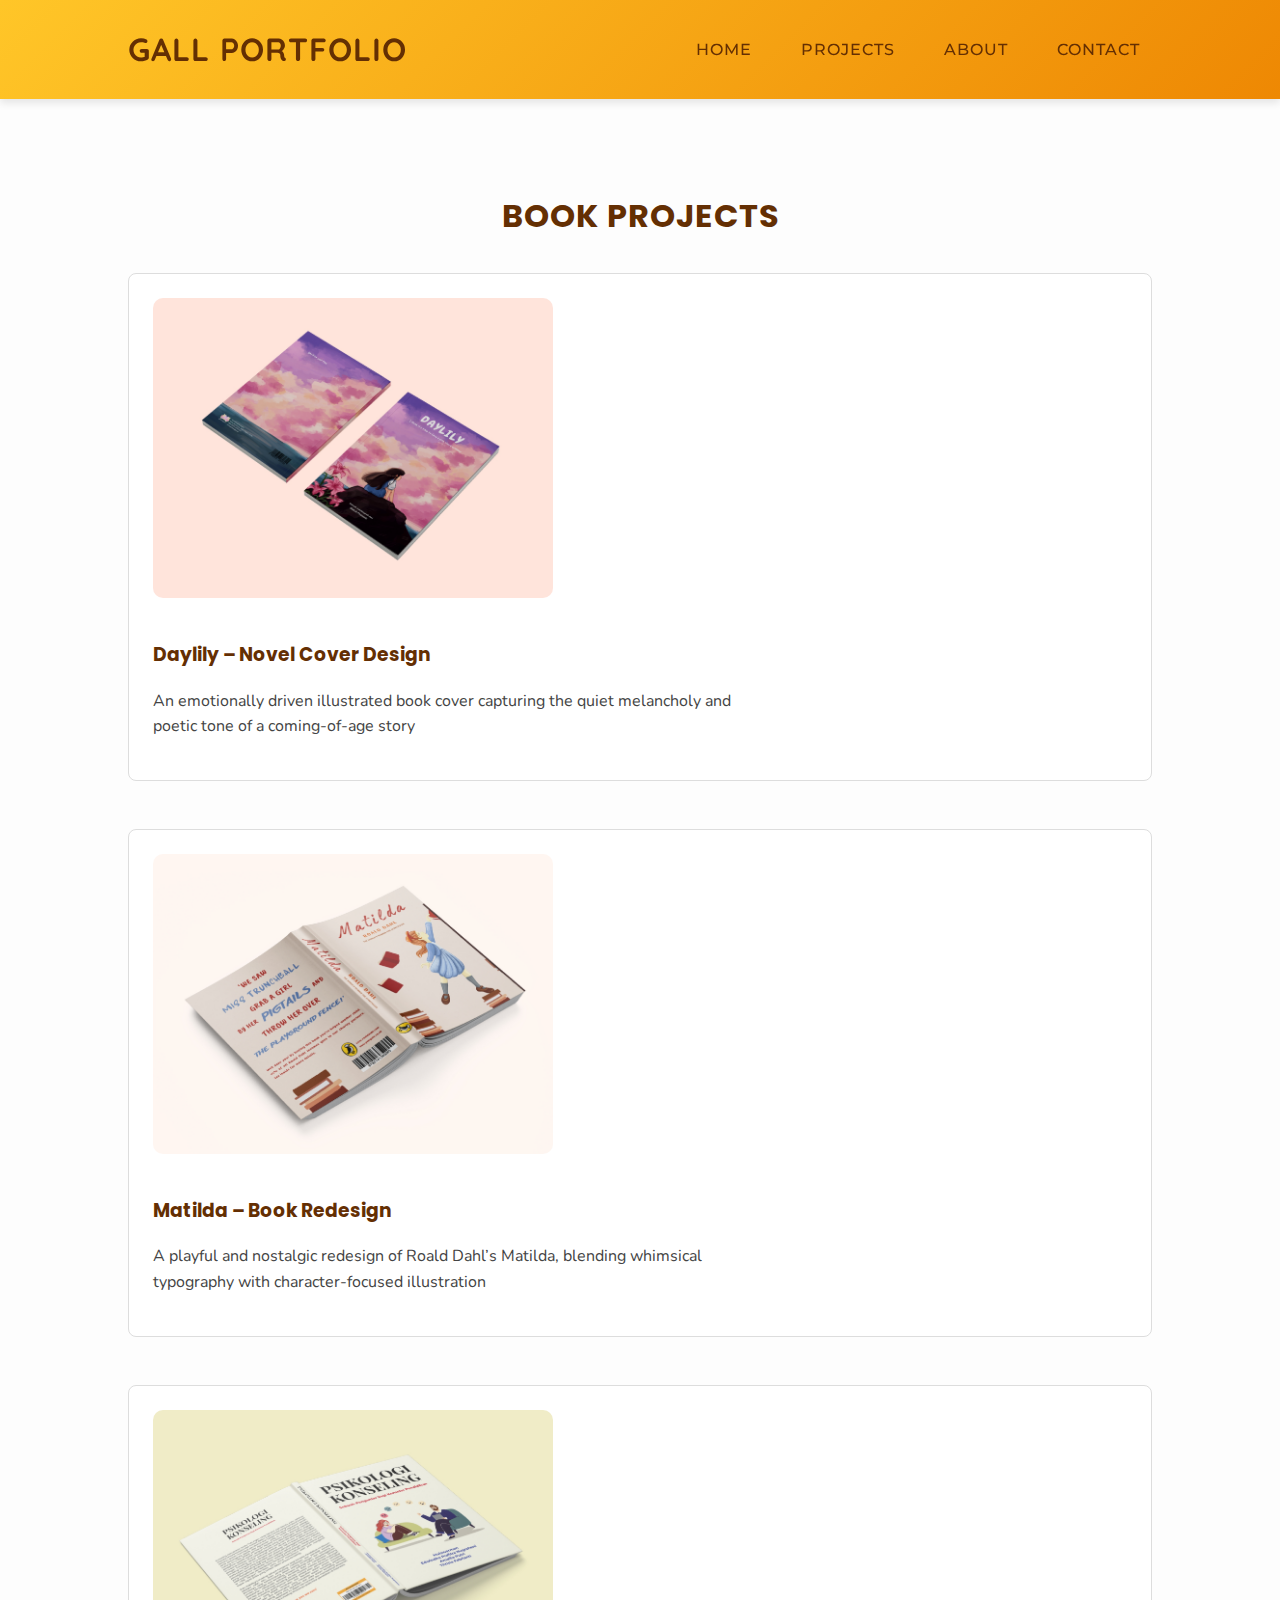
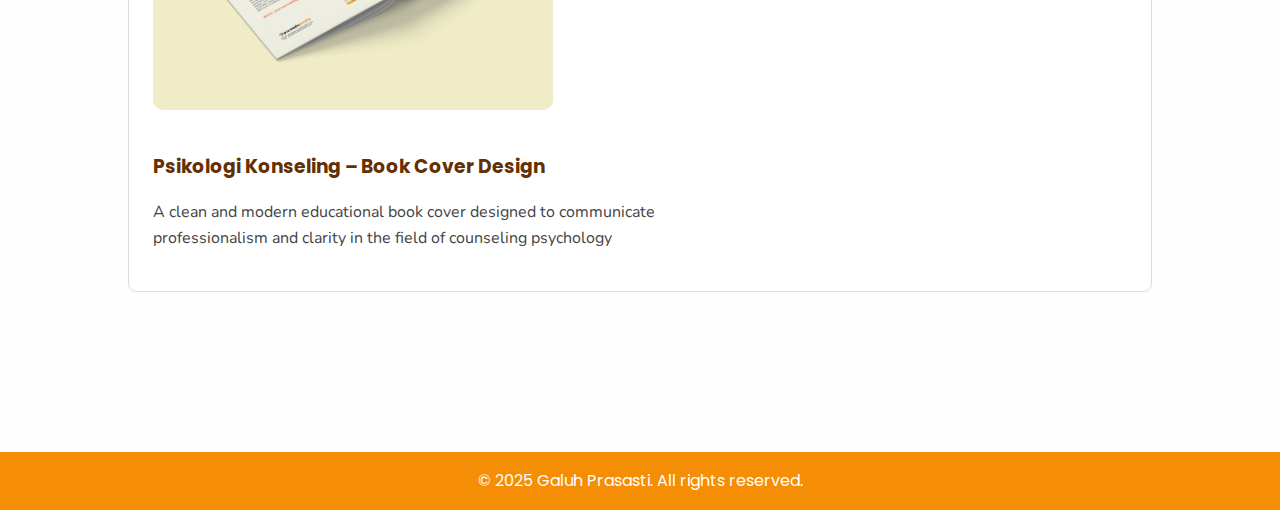
<file: book.html>
<!DOCTYPE html>
<html lang="en">
<head>
  <meta charset="UTF-8" />
  <meta name="viewport" content="width=device-width, initial-scale=1.0" />
  <title>Book Projects | Gall's Portfolio</title>
  <link rel="stylesheet" href="style.css" />
  <link href="https://fonts.googleapis.com/css2?family=Montserrat:wght@500&family=Nunito&family=Poppins&family=Quicksand:wght@600&display=swap" rel="stylesheet" />
  <style>
    body {
      font-family: 'Poppins', sans-serif;
      margin: 0;
      padding: 0;
      background-color: #fdfdfd;
    }

    header {
      background: linear-gradient(135deg, #ffc628, #ee8803);
      color: #642f03;
      padding: 1.5rem 0;
      position: sticky;
      top: 0;
      z-index: 1000;
    }

    header .container {
      width: 80%;
      margin: auto;
      display: flex;
      justify-content: space-between;
      align-items: center;
    }

    header h1 {
      font-family: 'Quicksand', sans-serif;
      font-size: 2rem;
      color: #642f03;
      margin: 0;
    }

    nav ul {
      list-style: none;
      display: flex;
      gap: 20px;
      padding: 0;
      margin: 0;
    }

    nav a {
      text-decoration: none;
      font-family: 'Montserrat', sans-serif;
      color: #642f03;
      font-weight: 500;
      text-transform: uppercase;
      letter-spacing: 1px;
    }

    section {
      padding: 4rem 0;
    }

    .container {
      width: 80%;
      max-width: 1200px;
      margin: auto;
    }

    .section-title {
      text-align: center;
      font-size: 2rem;
      color: #642f03;
      margin-bottom: 2rem;
      text-transform: uppercase;
    }

    .project {
      display: flex;
      gap: 2rem;
      margin-bottom: 3rem;
      align-items: flex-start;
      flex-wrap: wrap;
      background: #fff;
      border: 1px solid #ddd;
      border-radius: 8px;
      padding: 1.5rem;
    }

    .project img {
      max-width: 400px;
      width: 100%;
      border-radius: 10px;
    }

    .project-info {
      max-width: 600px;
    }

    .project-info h3 {
      color: #642f03;
      margin-top: 0;
    }

    .project-info p {
      font-family: 'Nunito', sans-serif;
      color: #444;
    }

    footer {
      background-color: rgb(245, 141, 5);
      color: #fff;
      text-align: center;
      padding: 1rem 0;
      margin-top: 3rem;
    }
  </style>
</head>
<body>
  <header>
    <div class="container">
      <h1>GALL PORTFOLIO</h1>
      <nav>
        <ul>
          <li><a href="index.html#hero">Home</a></li>
          <li><a href="index.html#projects">Projects</a></li>
          <li><a href="index.html#about">About</a></li>
          <li><a href="index.html#contact">Contact</a></li>
        </ul>
      </nav>
    </div>
  </header>

  <section id="projects">
    <div class="container">
      <h2 class="section-title">Book Projects</h2>

      <div class="project">
        <div class="popup-wrapper">
         <img src="images/PORTFOLIO TATA LETAK PERWAJAHAN_page-0012.jpg" alt="Daylily">
         <div class="popup-image">
          <img src="images/PORTFOLIO TATA LETAK PERWAJAHAN_page-0012.jpg" alt="Daylily">
           </div>
        </div>
        <div class="project-info">
          <h3>Daylily – Novel Cover Design</h3>
          <p>An emotionally driven illustrated book cover capturing the quiet melancholy and poetic tone of a coming-of-age story</p>
        </div>
      </div>

      <div class="project">
        <div class="popup-wrapper">
         <img src="images/PORTFOLIO TATA LETAK PERWAJAHAN_page-0010.jpg" alt="Matilda">
         <div class="popup-image">
          <img src="images/PORTFOLIO TATA LETAK PERWAJAHAN_page-0010.jpg" alt="Matilda">
           </div>
        </div>
        <div class="project-info">
          <h3>Matilda – Book Redesign</h3>
          <p>A playful and nostalgic redesign of Roald Dahl’s Matilda, blending whimsical typography with character-focused illustration</p>
        </div>
      </div>

      <div class="project">
        <div class="popup-wrapper">
         <img src="images/PORTFOLIO TATA LETAK PERWAJAHAN_page-0007.jpg" alt="Psikologi Konseling">
         <div class="popup-image">
          <img src="images/PORTFOLIO TATA LETAK PERWAJAHAN_page-0007.jpg" alt="Psikologi Konseling">
           </div>
        </div>
        <div class="project-info">
          <h3>Psikologi Konseling – Book Cover Design</h3>
          <p>A clean and modern educational book cover designed to communicate professionalism and clarity in the field of counseling psychology</p>
        </div>
      </div>

    </div>
  </section>

  <footer>
    <div class="container">
      &copy; 2025 Galuh Prasasti. All rights reserved.
    </div>
  </footer>
</body>
</html>
</file>
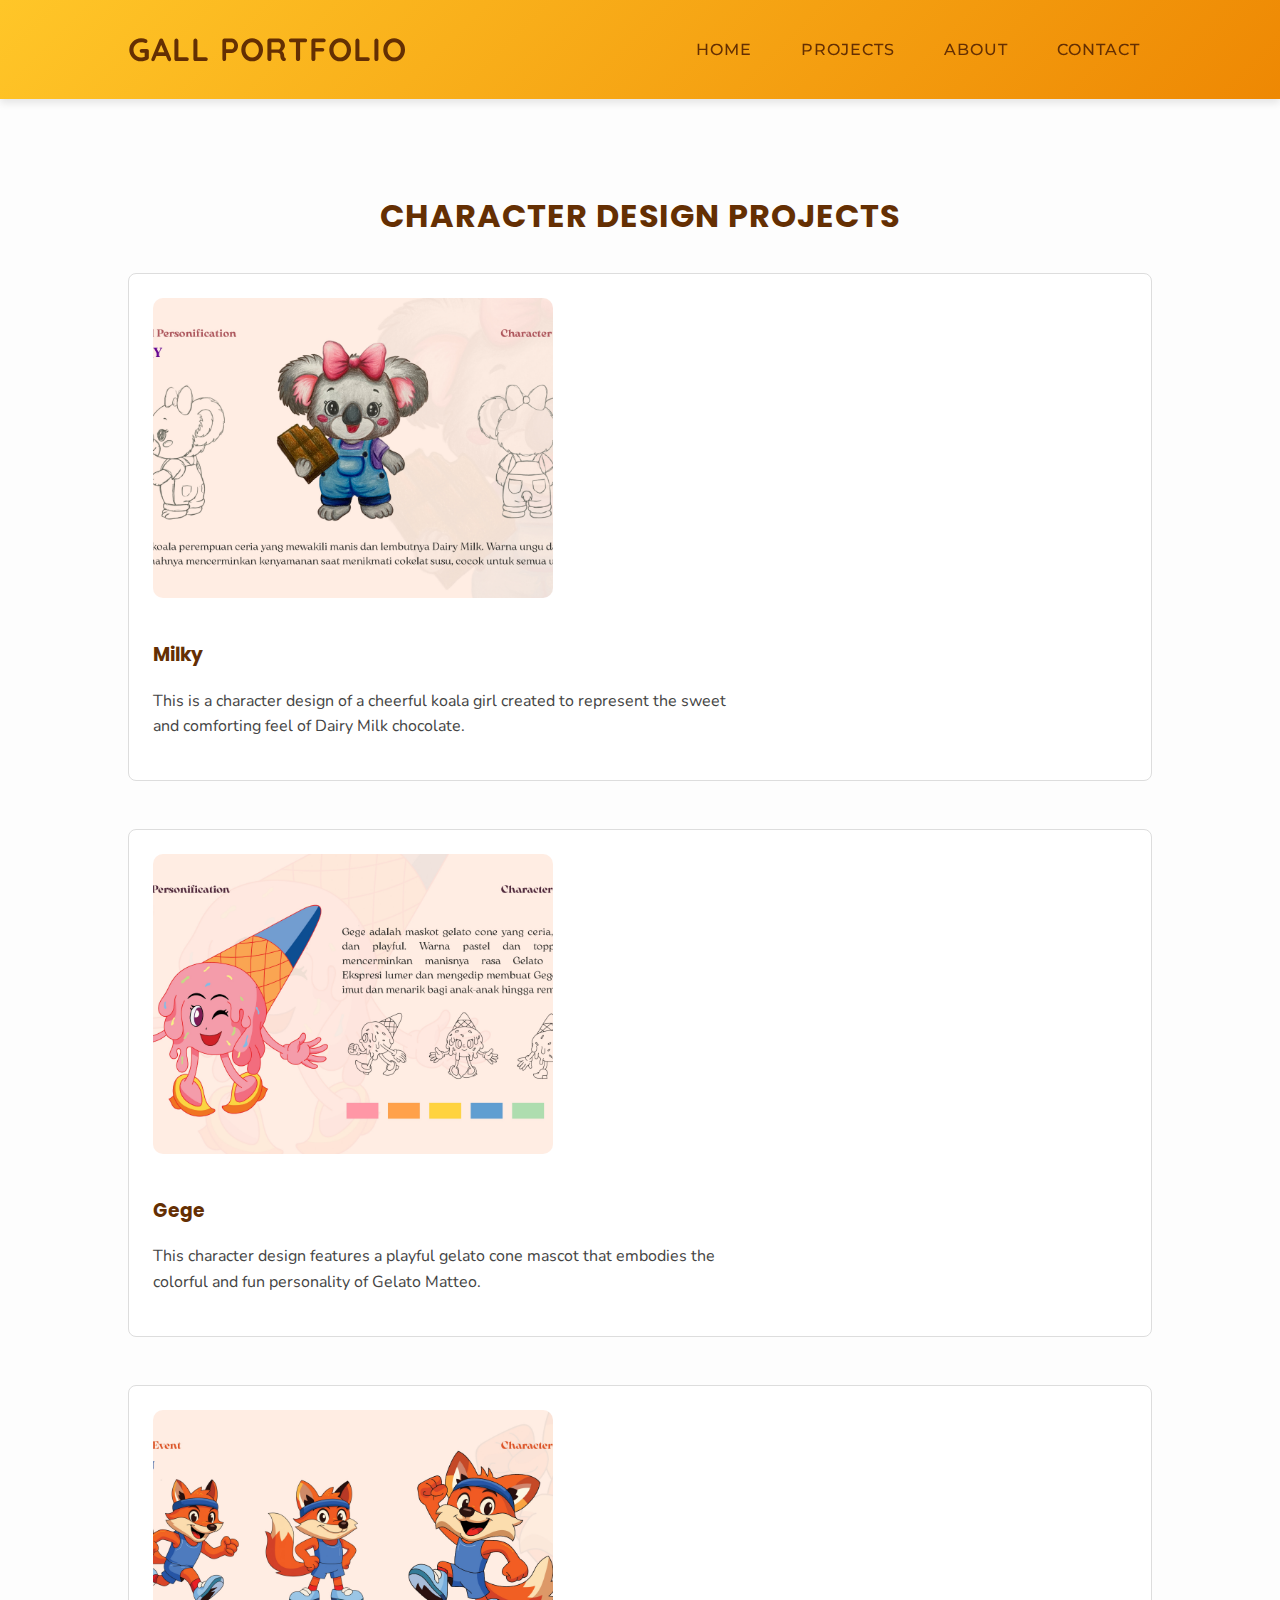
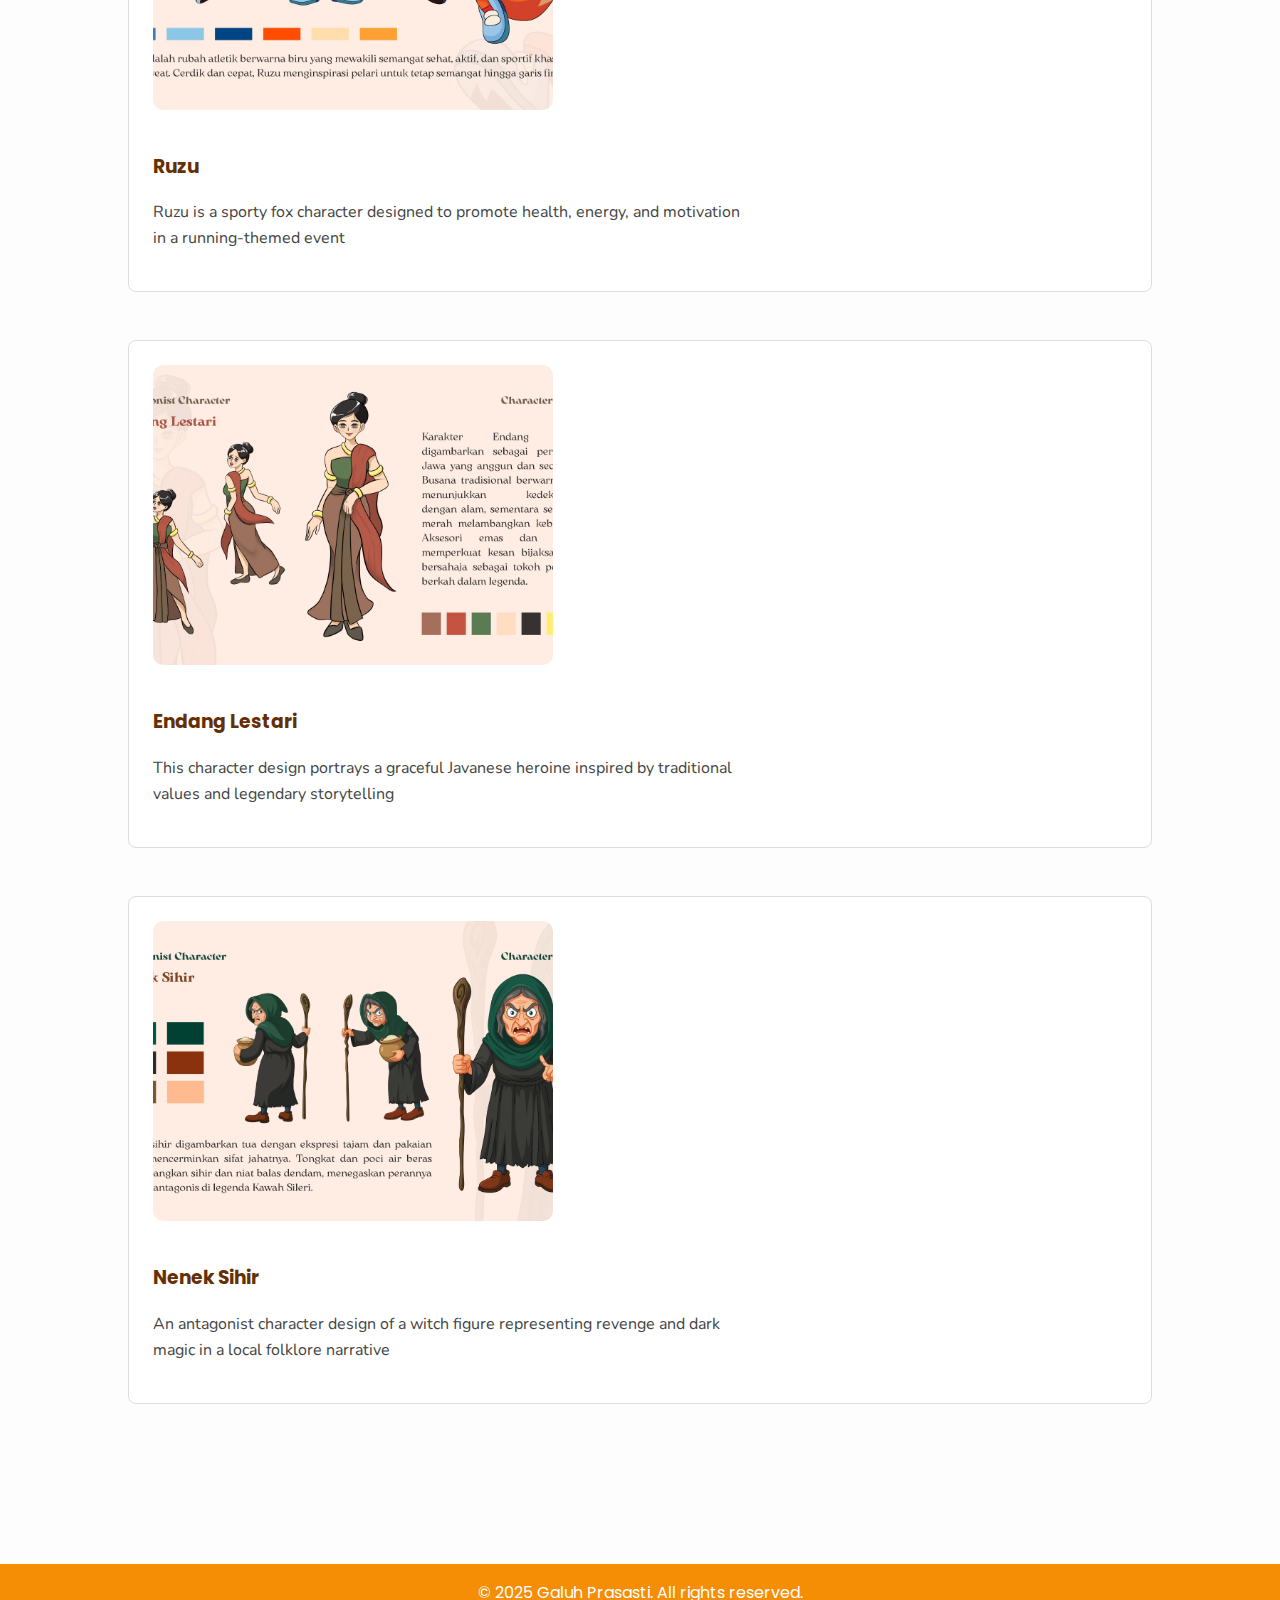
<file: character-design.html>
<!DOCTYPE html>
<html lang="en">
<head>
  <meta charset="UTF-8" />
  <meta name="viewport" content="width=device-width, initial-scale=1.0" />
  <title>Character Projects | Gall's Portfolio</title>
  <link rel="stylesheet" href="style.css" />
  <link href="https://fonts.googleapis.com/css2?family=Montserrat:wght@500&family=Nunito&family=Poppins&family=Quicksand:wght@600&display=swap" rel="stylesheet" />
  <style>
    body {
      font-family: 'Poppins', sans-serif;
      margin: 0;
      padding: 0;
      background-color: #fdfdfd;
    }

    header {
      background: linear-gradient(135deg, #ffc628, #ee8803);
      color: #642f03;
      padding: 1.5rem 0;
      position: sticky;
      top: 0;
      z-index: 1000;
    }

    header .container {
      width: 80%;
      margin: auto;
      display: flex;
      justify-content: space-between;
      align-items: center;
    }

    header h1 {
      font-family: 'Quicksand', sans-serif;
      font-size: 2rem;
      color: #642f03;
      margin: 0;
    }

    nav ul {
      list-style: none;
      display: flex;
      gap: 20px;
      padding: 0;
      margin: 0;
    }

    nav a {
      text-decoration: none;
      font-family: 'Montserrat', sans-serif;
      color: #642f03;
      font-weight: 500;
      text-transform: uppercase;
      letter-spacing: 1px;
    }

    section {
      padding: 4rem 0;
    }

    .container {
      width: 80%;
      max-width: 1200px;
      margin: auto;
    }

    .section-title {
      text-align: center;
      font-size: 2rem;
      color: #642f03;
      margin-bottom: 2rem;
      text-transform: uppercase;
    }

    .project {
      display: flex;
      gap: 2rem;
      margin-bottom: 3rem;
      align-items: flex-start;
      flex-wrap: wrap;
      background: #fff;
      border: 1px solid #ddd;
      border-radius: 8px;
      padding: 1.5rem;
    }

    .project img {
      max-width: 400px;
      width: 100%;
      border-radius: 10px;
    }

    .project-info {
      max-width: 600px;
    }

    .project-info h3 {
      color: #642f03;
      margin-top: 0;
    }

    .project-info p {
      font-family: 'Nunito', sans-serif;
      color: #444;
    }

    footer {
      background-color: rgb(245, 141, 5);
      color: #fff;
      text-align: center;
      padding: 1rem 0;
      margin-top: 3rem;
    }
  </style>
</head>
<body>
  <header>
    <div class="container">
      <h1>GALL PORTFOLIO</h1>
      <nav>
        <ul>
          <li><a href="index.html#hero">Home</a></li>
          <li><a href="index.html#projects">Projects</a></li>
          <li><a href="index.html#about">About</a></li>
          <li><a href="index.html#contact">Contact</a></li>
        </ul>
      </nav>
    </div>
  </header>

  <section id="projects">
    <div class="container">
      <h2 class="section-title">Character Design Projects</h2>

      <div class="project">
        <div class="popup-wrapper">
         <img src="images/DK 301 Galuh Prasasti UAS (Revisi)_page-0002.jpg" alt="Koala">
         <div class="popup-image">
          <img src="images/DK 301 Galuh Prasasti UAS (Revisi)_page-0002.jpg" alt="Koala">
           </div>
        </div>
        <div class="project-info">
          <h3>Milky</h3>
          <p>This is a character design of a cheerful koala girl created to represent the sweet and comforting feel of Dairy Milk chocolate.</p>
        </div>
      </div>


      <div class="project">
        <div class="popup-wrapper">
         <img src="images/DK 301 Galuh Prasasti UAS (Revisi)_page-0003.jpg" alt="Ice Cream">
         <div class="popup-image">
          <img src="images/DK 301 Galuh Prasasti UAS (Revisi)_page-0003.jpg" alt="Ice Cream">
           </div>
        </div>
        <div class="project-info">
          <h3>Gege</h3>
          <p>This character design features a playful gelato cone mascot that embodies the colorful and fun personality of Gelato Matteo.</p>
        </div>
      </div>

      <div class="project">
        <div class="popup-wrapper">
         <img src="images/DK 301 Galuh Prasasti UAS (Revisi)_page-0005.jpg" alt="Fox">
         <div class="popup-image">
          <img src="images/DK 301 Galuh Prasasti UAS (Revisi)_page-0005.jpg" alt="Fox">
           </div>
        </div>
        <div class="project-info">
          <h3>Ruzu</h3>
          <p>Ruzu is a sporty fox character designed to promote health, energy, and motivation in a running-themed event</p>
        </div>
      </div>

      <div class="project">
        <div class="popup-wrapper">
         <img src="images/DK 301 Galuh Prasasti UAS (Revisi)_page-0006.jpg" alt="Protagonist">
         <div class="popup-image">
          <img src="images/DK 301 Galuh Prasasti UAS (Revisi)_page-0006.jpg" alt="Protagonist">
           </div>
        </div>
        <div class="project-info">
          <h3>Endang Lestari</h3>
          <p>This character design portrays a graceful Javanese heroine inspired by traditional values and legendary storytelling</p>
        </div>
      </div>

      <div class="project">
        <div class="popup-wrapper">
         <img src="images/DK 301 Galuh Prasasti UAS (Revisi)_page-0007.jpg" alt="Antagonist">
         <div class="popup-image">
          <img src="images/DK 301 Galuh Prasasti UAS (Revisi)_page-0007.jpg" alt="Antagonist">
           </div>
        </div>
        <div class="project-info">
          <h3>Nenek Sihir</h3>
          <p>An antagonist character design of a witch figure representing revenge and dark magic in a local folklore narrative</p>
        </div>
      </div>

    </div>
  </section>

  <footer>
    <div class="container">
      &copy; 2025 Galuh Prasasti. All rights reserved.
    </div>
  </footer>
</body>
</html>
</file>
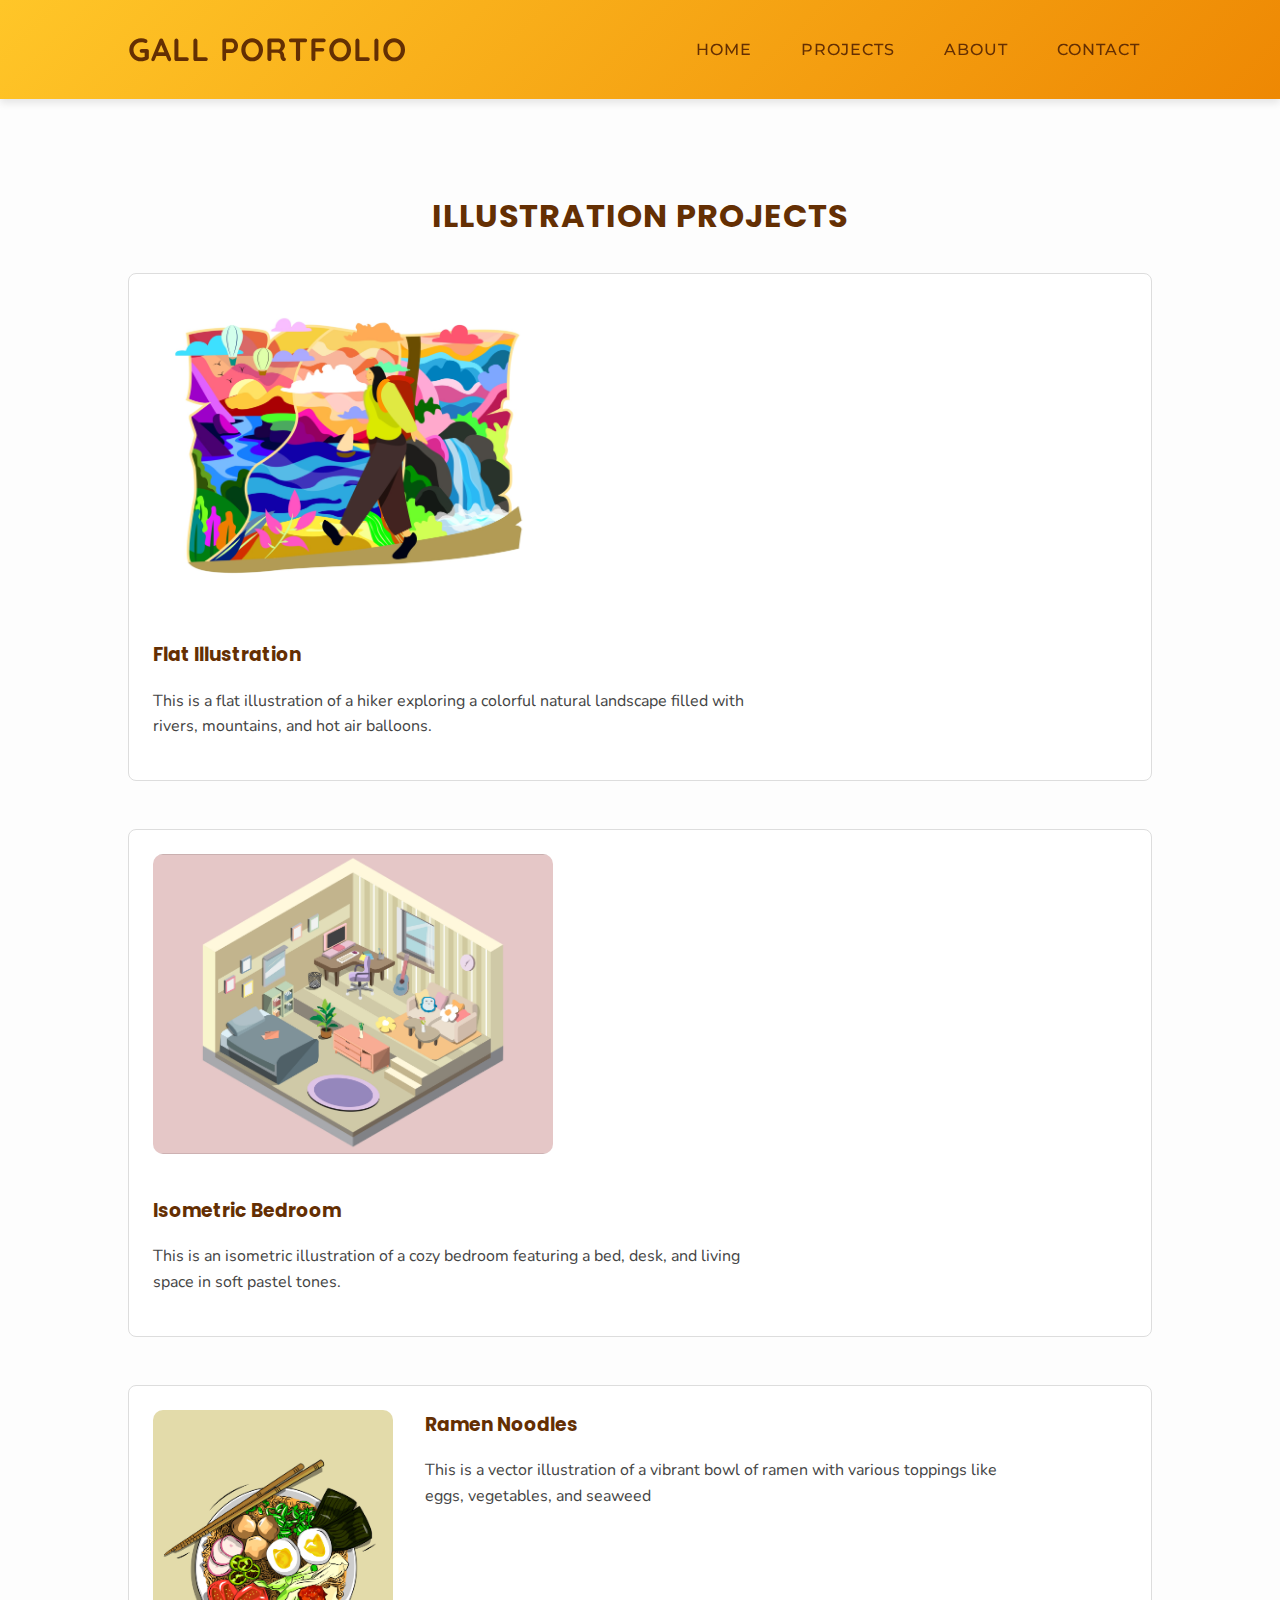
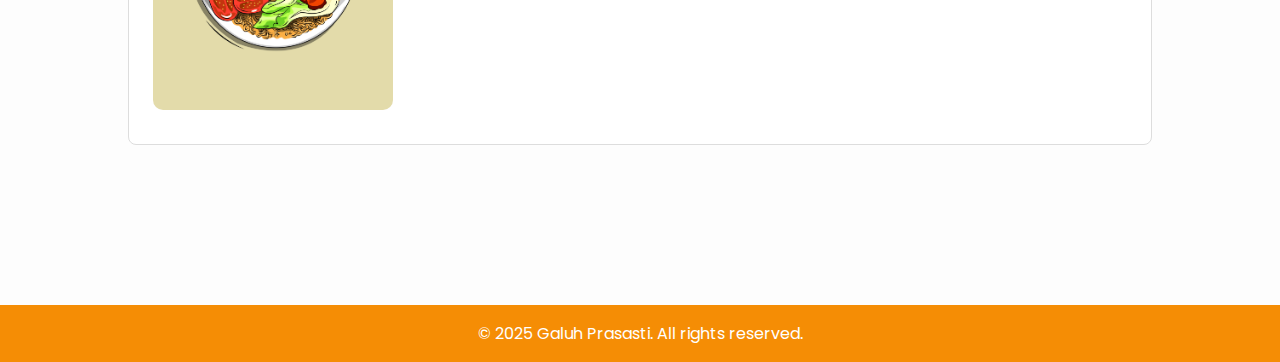
<file: illustration.html>
<!DOCTYPE html>
<html lang="en">
<head>
  <meta charset="UTF-8" />
  <meta name="viewport" content="width=device-width, initial-scale=1.0" />
  <title>Illustration Projects | Aju's Portfolio</title>
  <link rel="stylesheet" href="style.css" />
  <link href="https://fonts.googleapis.com/css2?family=Montserrat:wght@500&family=Nunito&family=Poppins&family=Quicksand:wght@600&display=swap" rel="stylesheet" />
  <style>
    body {
      font-family: 'Poppins', sans-serif;
      margin: 0;
      padding: 0;
      background-color: #fdfdfd;
    }

    header {
      background: linear-gradient(135deg, #ffc628, #ee8803);
      color: #642f03;
      padding: 1.5rem 0;
      position: sticky;
      top: 0;
      z-index: 1000;
    }

    header .container {
      width: 80%;
      margin: auto;
      display: flex;
      justify-content: space-between;
      align-items: center;
    }

    header h1 {
      font-family: 'Quicksand', sans-serif;
      font-size: 2rem;
      color: #642f03;
      margin: 0;
    }

    nav ul {
      list-style: none;
      display: flex;
      gap: 20px;
      padding: 0;
      margin: 0;
    }

    nav a {
      text-decoration: none;
      font-family: 'Montserrat', sans-serif;
      color: #642f03;
      font-weight: 500;
      text-transform: uppercase;
      letter-spacing: 1px;
    }

    section {
      padding: 4rem 0;
    }

    .container {
      width: 80%;
      max-width: 1200px;
      margin: auto;
    }

    .section-title {
      text-align: center;
      font-size: 2rem;
      color: #642f03;
      margin-bottom: 2rem;
      text-transform: uppercase;
    }

    .project {
      display: flex;
      gap: 2rem;
      margin-bottom: 3rem;
      align-items: flex-start;
      flex-wrap: wrap;
      background: #fff;
      border: 1px solid #ddd;
      border-radius: 8px;
      padding: 1.5rem;
    }

    .project img {
      max-width: 400px;
      width: 100%;
      border-radius: 10px;
    }

    .project-info {
      max-width: 600px;
    }

    .project-info h3 {
      color: #642f03;
      margin-top: 0;
    }

    .project-info p {
      font-family: 'Nunito', sans-serif;
      color: #444;
    }

    footer {
      background-color: rgb(245, 141, 5);
      color: #fff;
      text-align: center;
      padding: 1rem 0;
      margin-top: 3rem;
    }
  </style>
</head>
<body>
  <header>
    <div class="container">
      <h1>GALL PORTFOLIO</h1>
      <nav>
        <ul>
          <li><a href="index.html#hero">Home</a></li>
          <li><a href="index.html#projects">Projects</a></li>
          <li><a href="index.html#about">About</a></li>
          <li><a href="index.html#contact">Contact</a></li>
        </ul>
      </nav>
    </div>
  </header>

  <section id="projects">
    <div class="container">
      <h2 class="section-title">Illustration Projects</h2>

      <div class="project">
        <div class="popup-wrapper">
           <img src="images/FLAT ILLUSTRATION_page-0001.jpg" alt="Flat Illustration">
           <div class="popup-image">
             <img src="images/FLAT ILLUSTRATION_page-0001.jpg" alt="Flat Illustration">
           </div>
        </div>
        <div class="project-info">
          <h3>Flat Illustration</h3>
          <p>This is a flat illustration of a hiker exploring a colorful natural landscape filled with rivers, mountains, and hot air balloons.</p>
        </div>
      </div>

      <div class="project">
        <div class="popup-wrapper">
         <img src="images/Isometric Drawing Bedroom_page-0001.jpg" alt="Isometric Bedroom">
         <div class="popup-image">
          <img src="images/Isometric Drawing Bedroom_page-0001.jpg" alt="Isometric Bedroom">
           </div>
        </div>
        <div class="project-info">
          <h3>Isometric Bedroom</h3>
          <p>This is an isometric illustration of a cozy bedroom featuring a bed, desk, and living space in soft pastel tones.</p>
        </div>
      </div>

      <div class="project">
        <div class="popup-wrapper">
        <img src="images/Ramen Vektor-01.jpg" alt="Ramen">
        <div class="popup-image">
          <img src="images/Ramen Vektor-01.jpg" alt="Ramen">
           </div>
          </div>
        <div class="project-info">
          <h3>Ramen Noodles</h3>
          <p>This is a vector illustration of a vibrant bowl of ramen with various toppings like eggs, vegetables, and seaweed</p>
        </div>
      </div>

    </div>
  </section>

  <footer>
    <div class="container">
      &copy; 2025 Galuh Prasasti. All rights reserved.
    </div>
  </footer>
</body>
</html>
</file>
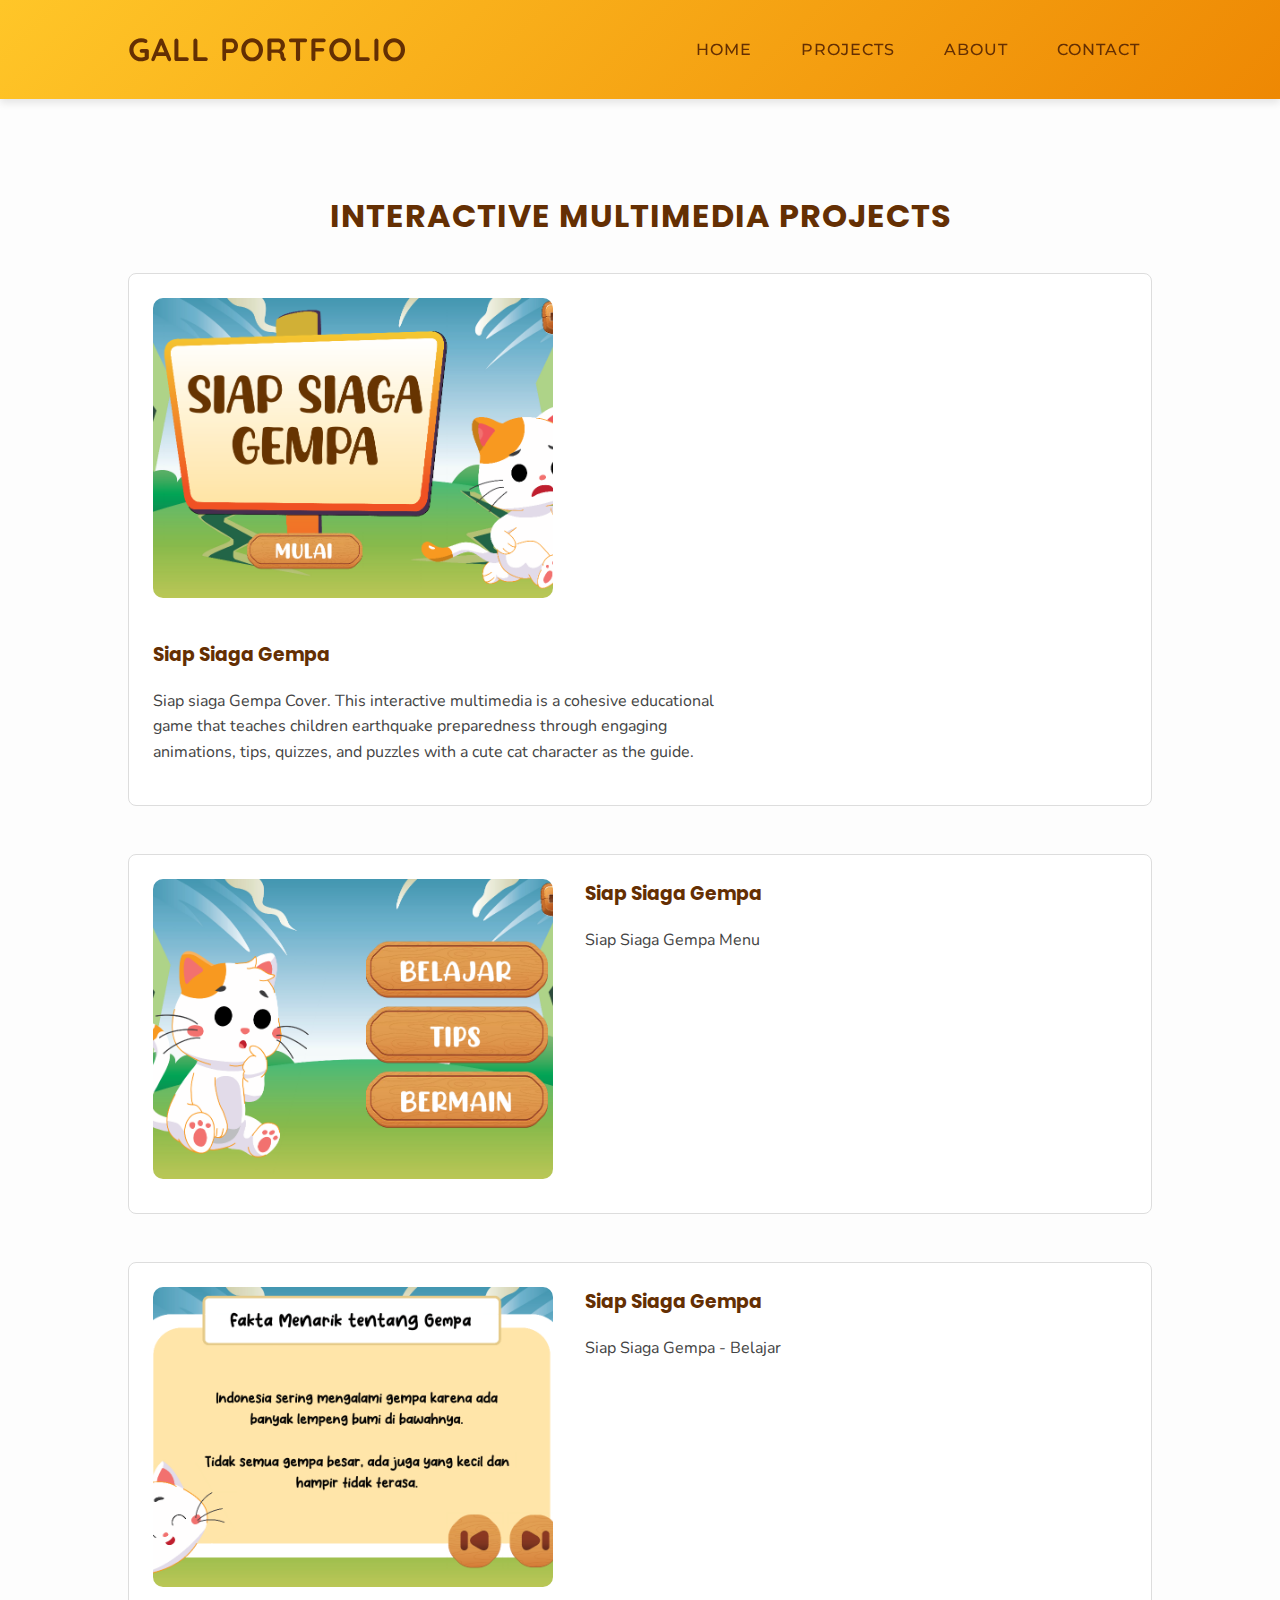
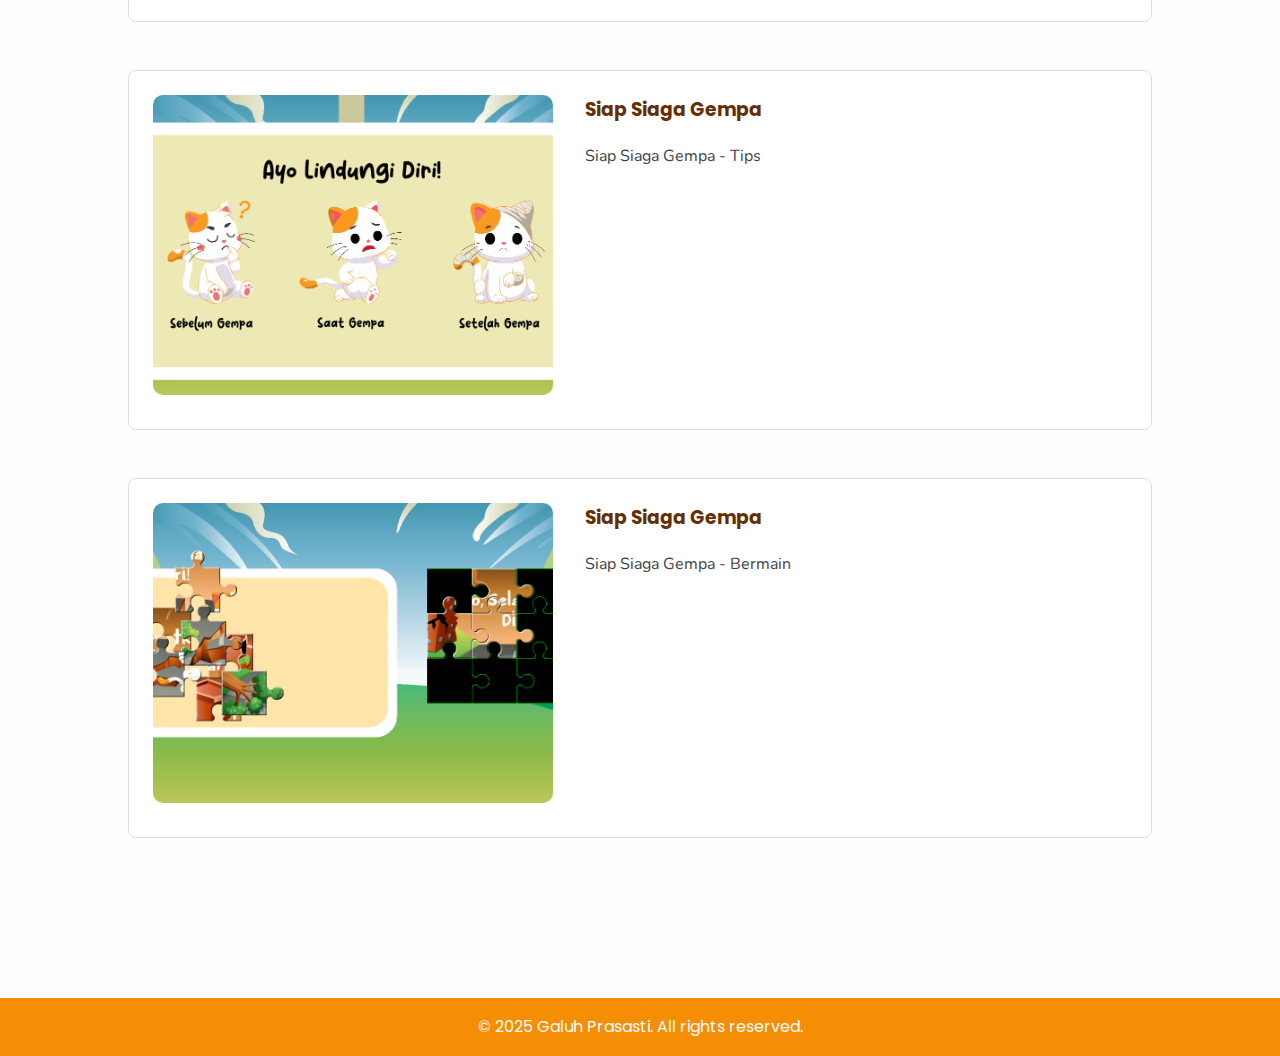
<file: interactive-multimedia.html>
<!DOCTYPE html>
<html lang="en">
<head>
  <meta charset="UTF-8" />
  <meta name="viewport" content="width=device-width, initial-scale=1.0" />
  <title>Interactive Multimedia Projects | Gall Portfolio</title>
  <link rel="stylesheet" href="style.css" />
  <link href="https://fonts.googleapis.com/css2?family=Montserrat:wght@500&family=Nunito&family=Poppins&family=Quicksand:wght@600&display=swap" rel="stylesheet" />
  <style>
    body {
      font-family: 'Poppins', sans-serif;
      margin: 0;
      padding: 0;
      background-color: #fdfdfd;
    }

    header {
      background: linear-gradient(135deg, #ffc628, #ee8803);
      color: #642f03;
      padding: 1.5rem 0;
      position: sticky;
      top: 0;
      z-index: 1000;
    }

    header .container {
      width: 80%;
      margin: auto;
      display: flex;
      justify-content: space-between;
      align-items: center;
    }

    header h1 {
      font-family: 'Quicksand', sans-serif;
      font-size: 2rem;
      color: #642f03;
      margin: 0;
    }

    nav ul {
      list-style: none;
      display: flex;
      gap: 20px;
      padding: 0;
      margin: 0;
    }

    nav a {
      text-decoration: none;
      font-family: 'Montserrat', sans-serif;
      color: #642f03;
      font-weight: 500;
      text-transform: uppercase;
      letter-spacing: 1px;
    }

    section {
      padding: 4rem 0;
    }

    .container {
      width: 80%;
      max-width: 1200px;
      margin: auto;
    }

    .section-title {
      text-align: center;
      font-size: 2rem;
      color: #642f03;
      margin-bottom: 2rem;
      text-transform: uppercase;
    }

    .project {
      display: flex;
      gap: 2rem;
      margin-bottom: 3rem;
      align-items: flex-start;
      flex-wrap: wrap;
      background: #fff;
      border: 1px solid #ddd;
      border-radius: 8px;
      padding: 1.5rem;
    }

    .project img {
      max-width: 400px;
      width: 100%;
      border-radius: 10px;
    }

    .project-info {
      max-width: 600px;
    }

    .project-info h3 {
      color: #642f03;
      margin-top: 0;
    }

    .project-info p {
      font-family: 'Nunito', sans-serif;
      color: #444;
    }

    footer {
      background-color: rgb(245, 141, 5);
      color: #fff;
      text-align: center;
      padding: 1rem 0;
      margin-top: 3rem;
    }
  </style>
</head>
<body>
  <header>
    <div class="container">
      <h1>GALL PORTFOLIO</h1>
      <nav>
        <ul>
          <li><a href="index.html#hero">Home</a></li>
          <li><a href="index.html#projects">Projects</a></li>
          <li><a href="index.html#about">About</a></li>
          <li><a href="index.html#contact">Contact</a></li>
        </ul>
      </nav>
    </div>
  </header>

  <section id="projects">
    <div class="container">
      <h2 class="section-title">Interactive Multimedia Projects</h2>

      <div class="project">
        <div class="popup-wrapper">
           <img src="images/Screenshot 2025-06-22 195738.png" alt="cover">
           <div class="popup-image">
             <img src="images/Screenshot 2025-06-22 195738.png" alt="cover">
           </div>
        </div>
        <div class="project-info">
          <h3>Siap Siaga Gempa</h3>
          <p>Siap siaga Gempa Cover. This interactive multimedia is a cohesive educational game that teaches children earthquake preparedness through engaging animations, tips, quizzes, and puzzles with a cute cat character as the guide.</p>
        </div>
      </div>

      <div class="project">
        <div class="popup-wrapper">
         <img src="images/Screenshot 2025-06-22 195753.png" alt="Menu">
         <div class="popup-image">
          <img src="images/Screenshot 2025-06-22 195753.png" alt="Menu">
           </div>
        </div>
        <div class="project-info">
          <h3>Siap Siaga Gempa</h3>
          <p>Siap Siaga Gempa Menu</p>
        </div>
      </div>

      <div class="project">
        <div class="popup-wrapper">
        <img src="images/Screenshot 2025-06-22 195827.png" alt="belajar">
        <div class="popup-image">
          <img src="images/Screenshot 2025-06-22 195827.png" alt="belajar">
           </div>
          </div>
        <div class="project-info">
          <h3>Siap Siaga Gempa</h3>
          <p>Siap Siaga Gempa - Belajar</p>
        </div>
      </div>

      <div class="project">
        <div class="popup-wrapper">
        <img src="images/Screenshot 2025-06-22 195841.png" alt="tips">
        <div class="popup-image">
          <img src="images/Screenshot 2025-06-22 195841.png" alt="tips">
           </div>
          </div>
        <div class="project-info">
          <h3>Siap Siaga Gempa</h3>
          <p>Siap Siaga Gempa - Tips</p>
        </div>
      </div>

      <div class="project">
        <div class="popup-wrapper">
        <img src="images/Screenshot 2025-06-22 195940.png" alt="bermain">
        <div class="popup-image">
          <img src="images/Screenshot 2025-06-22 195940.png" alt="bermain">
           </div>
          </div>
        <div class="project-info">
          <h3>Siap Siaga Gempa</h3>
          <p>Siap Siaga Gempa - Bermain</p>
        </div>
      </div>

    </div>
  </section>

  <footer>
    <div class="container">
      &copy; 2025 Galuh Prasasti. All rights reserved.
    </div>
  </footer>
</body>
</html>
</file>
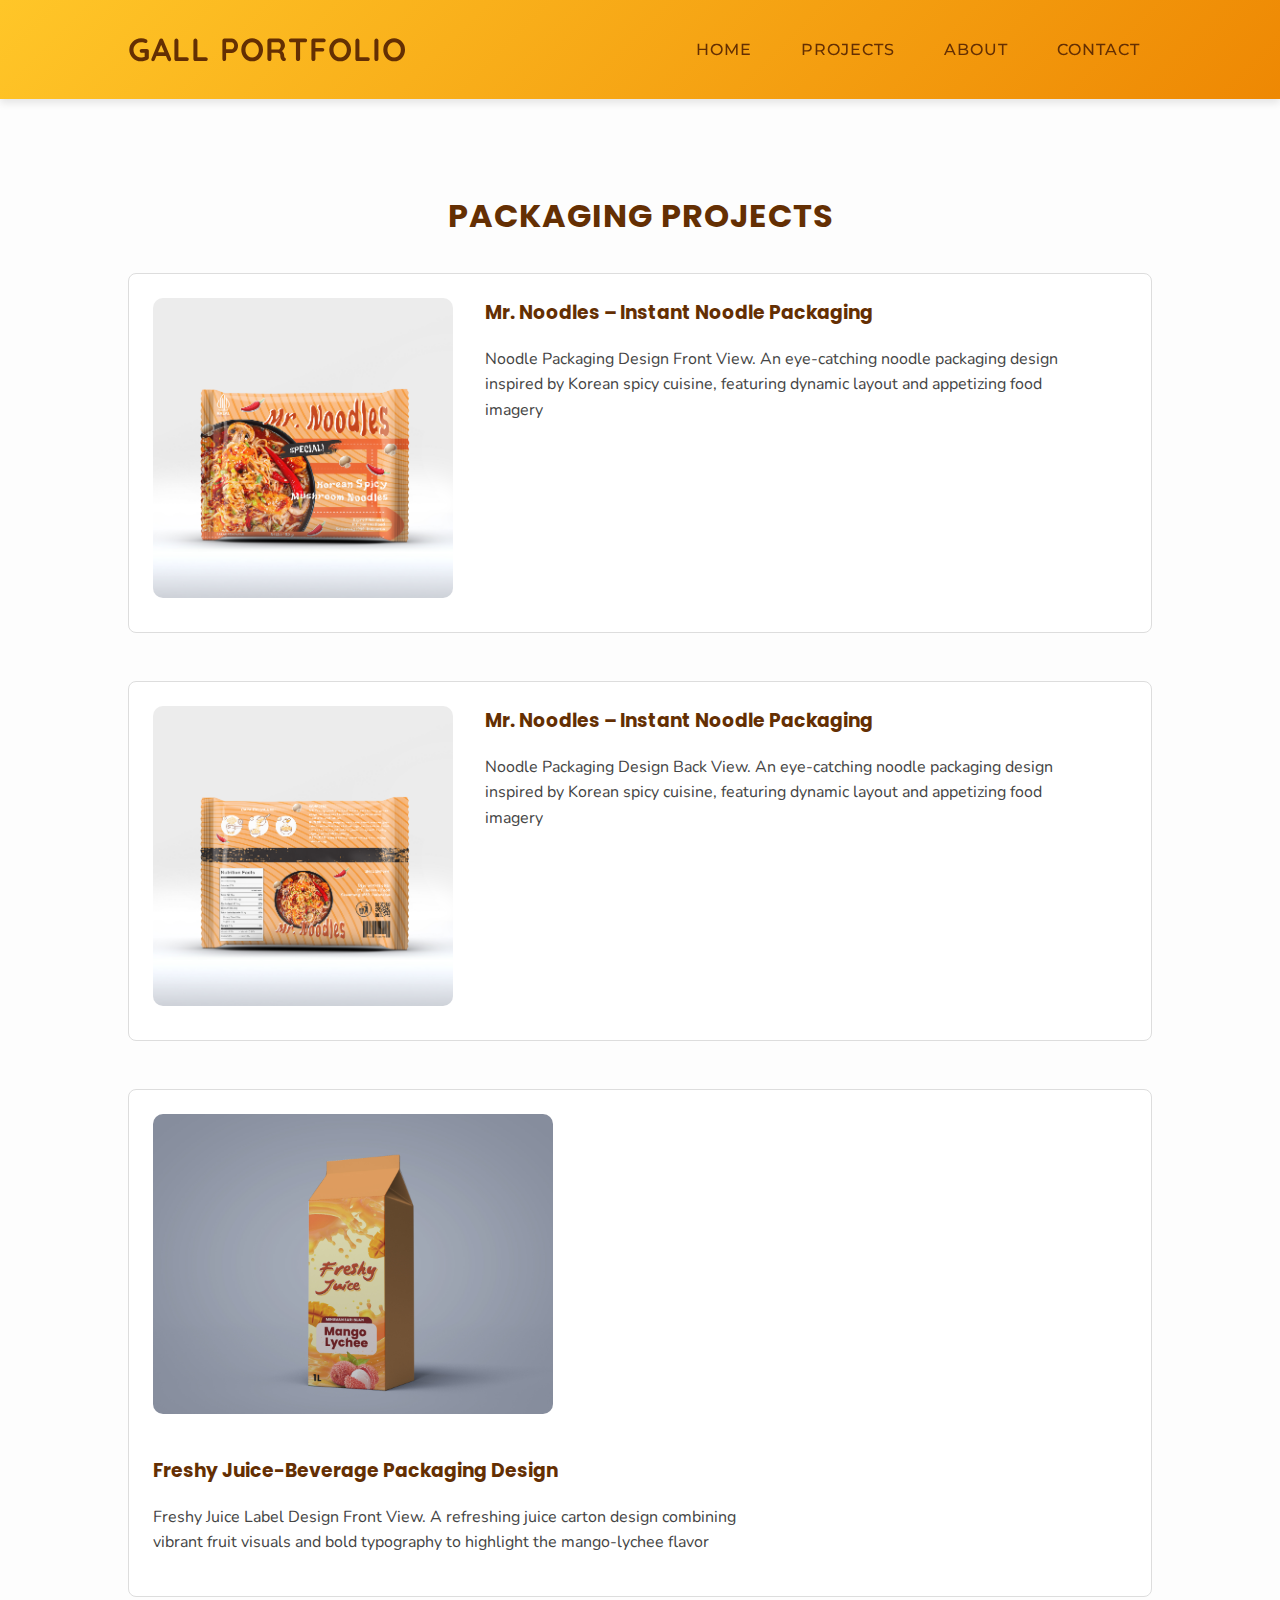
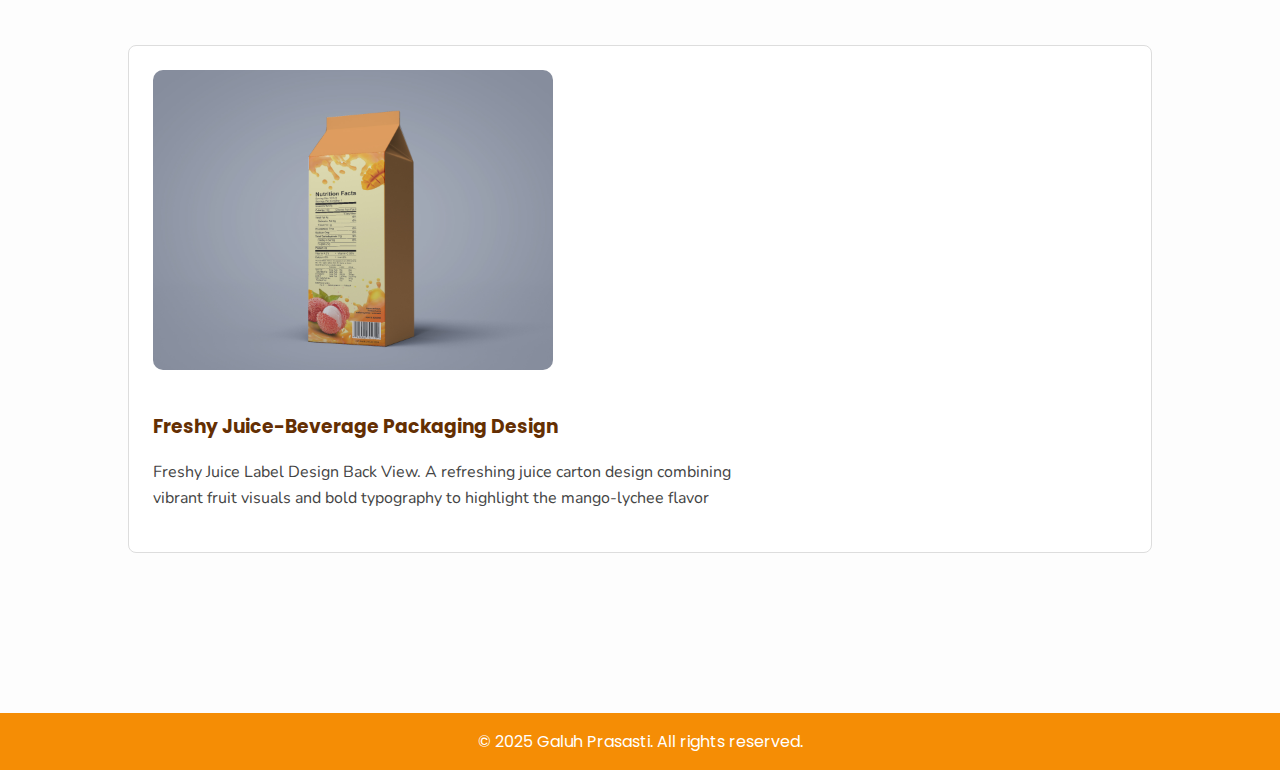
<file: packaging.html>
<!DOCTYPE html>
<html lang="en">
<head>
  <meta charset="UTF-8" />
  <meta name="viewport" content="width=device-width, initial-scale=1.0" />
  <title>Packaging Projects | Gall Portfolio</title>
  <link rel="stylesheet" href="style.css" />
  <link href="https://fonts.googleapis.com/css2?family=Montserrat:wght@500&family=Nunito&family=Poppins&family=Quicksand:wght@600&display=swap" rel="stylesheet" />
  <style>
    body {
      font-family: 'Poppins', sans-serif;
      margin: 0;
      padding: 0;
      background-color: #fdfdfd;
    }

    header {
      background: linear-gradient(135deg, #ffc628, #ee8803);
      color: #642f03;
      padding: 1.5rem 0;
      position: sticky;
      top: 0;
      z-index: 1000;
    }

    header .container {
      width: 80%;
      margin: auto;
      display: flex;
      justify-content: space-between;
      align-items: center;
    }

    header h1 {
      font-family: 'Quicksand', sans-serif;
      font-size: 2rem;
      color: #642f03;
      margin: 0;
    }

    nav ul {
      list-style: none;
      display: flex;
      gap: 20px;
      padding: 0;
      margin: 0;
    }

    nav a {
      text-decoration: none;
      font-family: 'Montserrat', sans-serif;
      color: #642f03;
      font-weight: 500;
      text-transform: uppercase;
      letter-spacing: 1px;
    }

    section {
      padding: 4rem 0;
    }

    .container {
      width: 80%;
      max-width: 1200px;
      margin: auto;
    }

    .section-title {
      text-align: center;
      font-size: 2rem;
      color: #642f03;
      margin-bottom: 2rem;
      text-transform: uppercase;
    }

    .project {
      display: flex;
      gap: 2rem;
      margin-bottom: 3rem;
      align-items: flex-start;
      flex-wrap: wrap;
      background: #fff;
      border: 1px solid #ddd;
      border-radius: 8px;
      padding: 1.5rem;
    }

    .project img {
      max-width: 400px;
      width: 100%;
      border-radius: 10px;
    }

    .project-info {
      max-width: 600px;
    }

    .project-info h3 {
      color: #642f03;
      margin-top: 0;
    }

    .project-info p {
      font-family: 'Nunito', sans-serif;
      color: #444;
    }

    footer {
      background-color: rgb(245, 141, 5);
      color: #fff;
      text-align: center;
      padding: 1rem 0;
      margin-top: 3rem;
    }
  </style>
</head>
<body>
  <header>
    <div class="container">
      <h1>GALL PORTFOLIO</h1>
      <nav>
        <ul>
          <li><a href="index.html#hero">Home</a></li>
          <li><a href="index.html#projects">Projects</a></li>
          <li><a href="index.html#about">About</a></li>
          <li><a href="index.html#contact">Contact</a></li>
        </ul>
      </nav>
    </div>
  </header>

  <section id="projects">
    <div class="container">
      <h2 class="section-title">Packaging Projects</h2>

      <div class="project">
        <div class="popup-wrapper">
           <img src="images/2411422103_Galuh Prasasti_UTS Mie (Depan).jpg" alt="Noodle">
           <div class="popup-image">
             <img src="images/2411422103_Galuh Prasasti_UTS Mie (Depan).jpg" alt="Noodle">
           </div>
        </div>
        <div class="project-info">
          <h3>Mr. Noodles – Instant Noodle Packaging</h3>
          <p>Noodle Packaging Design Front View. An eye-catching noodle packaging design inspired by Korean spicy cuisine, featuring dynamic layout and appetizing food imagery</p>
        </div>
      </div>

      <div class="project">
        <div class="popup-wrapper">
         <img src="images/2411422103_Galuh Prasasti_UTS Mie (Belakang).jpg" alt="Noodle">
         <div class="popup-image">
          <img src="images/2411422103_Galuh Prasasti_UTS Mie (Belakang).jpg" alt="Noodle">
           </div>
        </div>
        <div class="project-info">
          <h3>Mr. Noodles – Instant Noodle Packaging</h3>
          <p>Noodle Packaging Design Back View. An eye-catching noodle packaging design inspired by Korean spicy cuisine, featuring dynamic layout and appetizing food imagery</p>
        </div>
      </div>

      <div class="project">
        <div class="popup-wrapper">
        <img src="images/2411422103_Galuh Prasasti_Label Kemasan (Depan).jpg" alt="Label">
        <div class="popup-image">
          <img src="images/2411422103_Galuh Prasasti_Label Kemasan (Depan).jpg" alt="Label">
           </div>
          </div>
        <div class="project-info">
          <h3>Freshy Juice-Beverage Packaging Design</h3>
          <p>Freshy Juice Label Design Front View. A refreshing juice carton design combining vibrant fruit visuals and bold typography to highlight the mango-lychee flavor</p>
        </div>
      </div>

      <div class="project">
        <div class="popup-wrapper">
        <img src="images/2411422103_Galuh Prasasti_Label Kemasan (Belakang).jpg" alt="Label">
        <div class="popup-image">
          <img src="images/2411422103_Galuh Prasasti_Label Kemasan (Belakang).jpg" alt="Label">
           </div>
          </div>
        <div class="project-info">
          <h3>Freshy Juice-Beverage Packaging Design</h3>
          <p>Freshy Juice Label Design Back View. A refreshing juice carton design combining vibrant fruit visuals and bold typography to highlight the mango-lychee flavor</p>
        </div>
      </div>

    </div>
  </section>

  <footer>
    <div class="container">
      &copy; 2025 Galuh Prasasti. All rights reserved.
    </div>
  </footer>
</body>
</html>
</file>
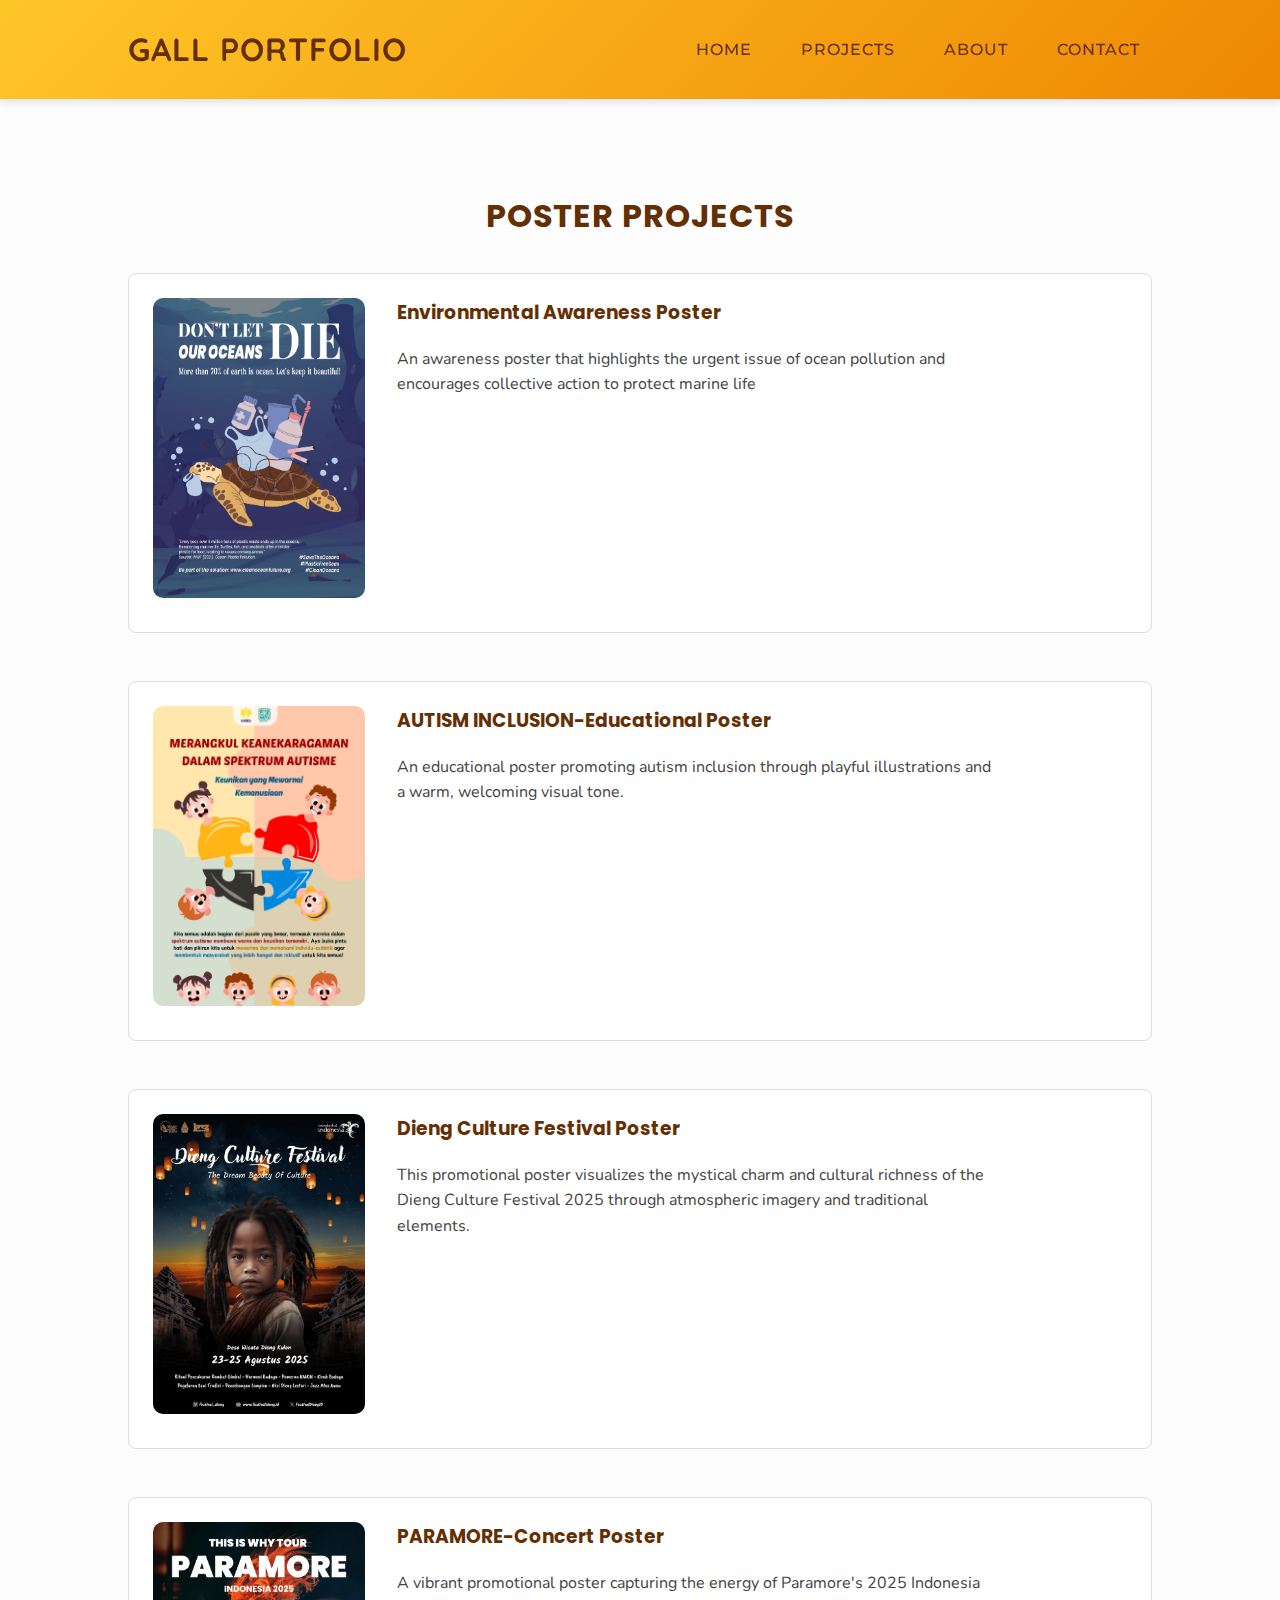
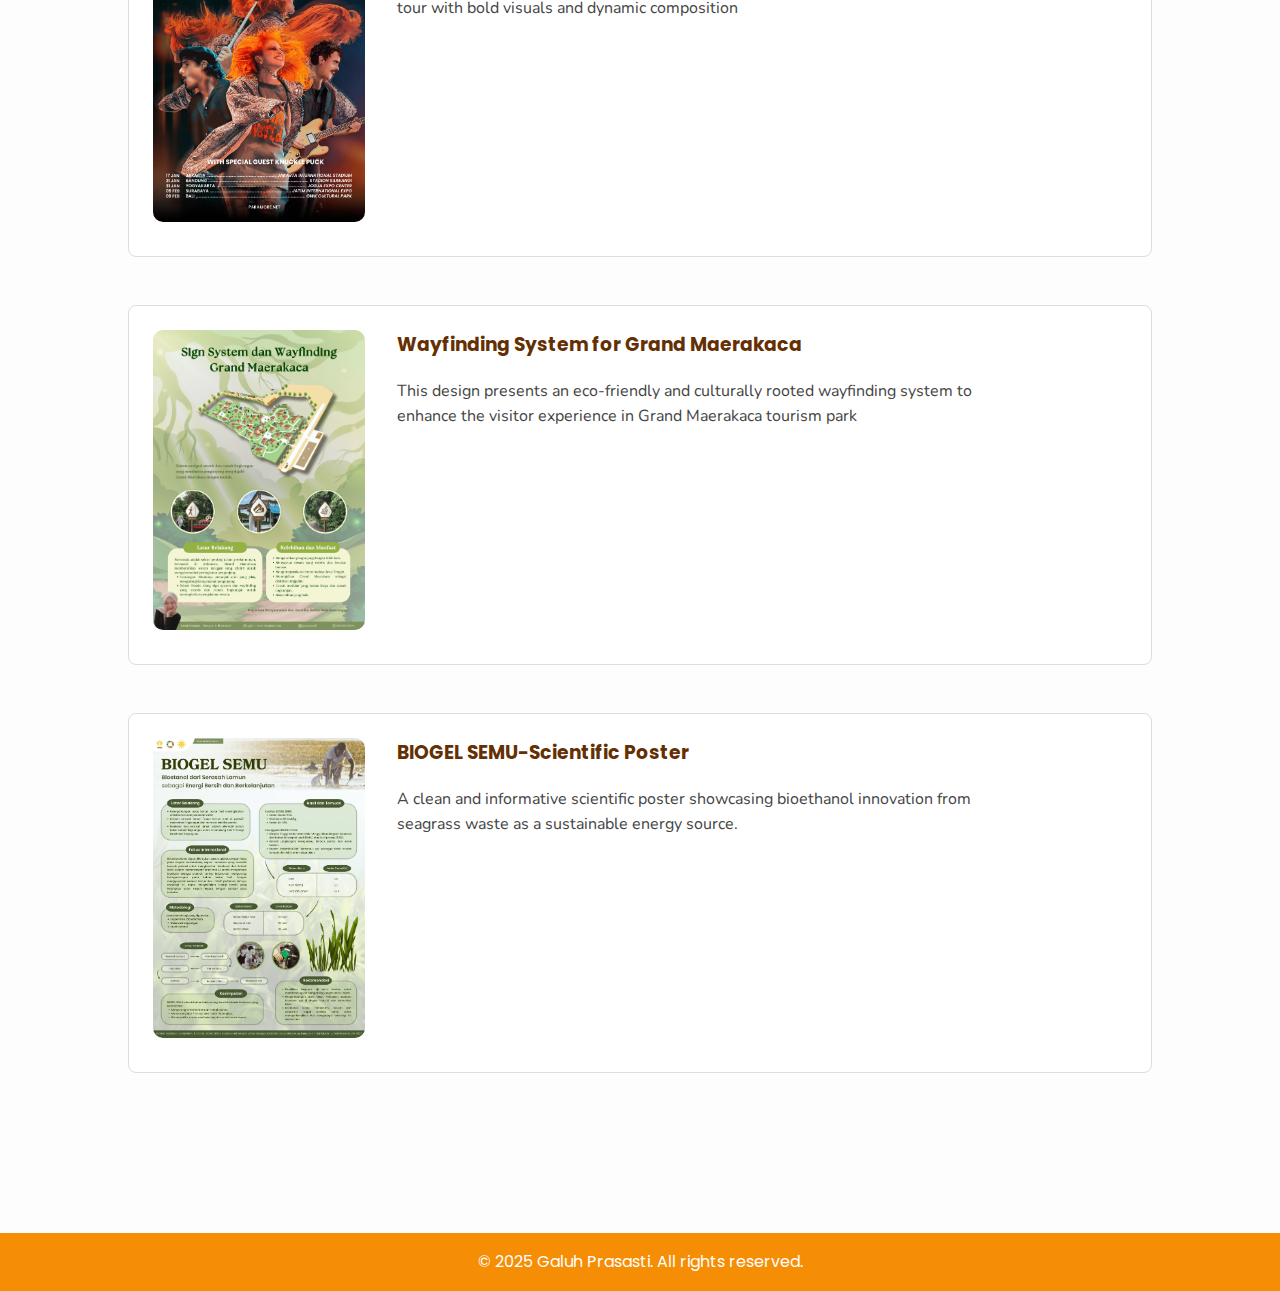
<file: poster.html>
<!DOCTYPE html>
<html lang="en">
<head>
  <meta charset="UTF-8" />
  <meta name="viewport" content="width=device-width, initial-scale=1.0" />
  <title>Poster Projects | Gall Portfolio</title>
  <link rel="stylesheet" href="style.css" />
  <link href="https://fonts.googleapis.com/css2?family=Montserrat:wght@500&family=Nunito&family=Poppins&family=Quicksand:wght@600&display=swap" rel="stylesheet" />
  <style>
    body {
      font-family: 'Poppins', sans-serif;
      margin: 0;
      padding: 0;
      background-color: #fdfdfd;
    }

    header {
      background: linear-gradient(135deg, #ffc628, #ee8803);
      color: #642f03;
      padding: 1.5rem 0;
      position: sticky;
      top: 0;
      z-index: 1000;
    }

    header .container {
      width: 80%;
      margin: auto;
      display: flex;
      justify-content: space-between;
      align-items: center;
    }

    header h1 {
      font-family: 'Quicksand', sans-serif;
      font-size: 2rem;
      color: #642f03;
      margin: 0;
    }

    nav ul {
      list-style: none;
      display: flex;
      gap: 20px;
      padding: 0;
      margin: 0;
    }

    nav a {
      text-decoration: none;
      font-family: 'Montserrat', sans-serif;
      color: #642f03;
      font-weight: 500;
      text-transform: uppercase;
      letter-spacing: 1px;
    }

    section {
      padding: 4rem 0;
    }

    .container {
      width: 80%;
      max-width: 1200px;
      margin: auto;
    }

    .section-title {
      text-align: center;
      font-size: 2rem;
      color: #642f03;
      margin-bottom: 2rem;
      text-transform: uppercase;
    }

    .project {
      display: flex;
      gap: 2rem;
      margin-bottom: 3rem;
      align-items: flex-start;
      flex-wrap: wrap;
      background: #fff;
      border: 1px solid #ddd;
      border-radius: 8px;
      padding: 1.5rem;
    }

    .project img {
      max-width: 400px;
      width: 100%;
      border-radius: 10px;
    }

    .project-info {
      max-width: 600px;
    }

    .project-info h3 {
      color: #642f03;
      margin-top: 0;
    }

    .project-info p {
      font-family: 'Nunito', sans-serif;
      color: #444;
    }

    footer {
      background-color: rgb(245, 141, 5);
      color: #fff;
      text-align: center;
      padding: 1rem 0;
      margin-top: 3rem;
    }
  </style>
</head>
<body>
  <header>
    <div class="container">
      <h1>GALL PORTFOLIO</h1>
      <nav>
        <ul>
          <li><a href="index.html#hero">Home</a></li>
          <li><a href="index.html#projects">Projects</a></li>
          <li><a href="index.html#about">About</a></li>
          <li><a href="index.html#contact">Contact</a></li>
        </ul>
      </nav>
    </div>
  </header>

  <section id="projects">
    <div class="container">
      <h2 class="section-title">Poster Projects</h2>

      <div class="project">
        <div class="popup-wrapper">
           <img src="images/INI LOH YYYAAA.jpg" alt="ocean">
           <div class="popup-image">
             <img src="images/INI LOH YYYAAA.jpg" alt="ocean">
           </div>
        </div>
        <div class="project-info">
          <h3>Environmental Awareness Poster</h3>
          <p>An awareness poster that highlights the urgent issue of ocean pollution and encourages collective action to protect marine life</p>
        </div>
      </div>

      <div class="project">
        <div class="popup-wrapper">
         <img src="images/Membangun Dunia yang Menyambut Semua Warna Spektrum (1754 x 2480 piksel).png" alt="Autism Poster">
         <div class="popup-image">
          <img src="images/Membangun Dunia yang Menyambut Semua Warna Spektrum (1754 x 2480 piksel).png" alt="Autism Poster">
           </div>
        </div>
        <div class="project-info">
          <h3>AUTISM INCLUSION-Educational Poster</h3>
          <p>An educational poster promoting autism inclusion through playful illustrations and a warm, welcoming visual tone.</p>
        </div>
      </div>

      <div class="project">
        <div class="popup-wrapper">
        <img src="images/DIENG CULTURE FESTIVAL.png" alt="Dieng Festival">
        <div class="popup-image">
          <img src="images/DIENG CULTURE FESTIVAL.png" alt="Dieng Festival">
           </div>
          </div>
        <div class="project-info">
          <h3>Dieng Culture Festival Poster</h3>
          <p>This promotional poster visualizes the mystical charm and cultural richness of the Dieng Culture Festival 2025 through atmospheric imagery and traditional elements.</p>
        </div>
      </div>

      <div class="project">
        <div class="popup-wrapper">
        <img src="images/POSTERR FIX BGT BGT BGTTT.png" alt="Paramore">
        <div class="popup-image">
          <img src="images/POSTERR FIX BGT BGT BGTTT.png" alt="Paramore">
           </div>
          </div>
        <div class="project-info">
          <h3>PARAMORE-Concert Poster</h3>
          <p>A vibrant promotional poster capturing the energy of Paramore's 2025 Indonesia tour with bold visuals and dynamic composition</p>
        </div>
      </div>

       <div class="project">
        <div class="popup-wrapper">
        <img src="images/Poster UAS Estetika_2411422103_Galuh Prasasti.png" alt="Grand Maerakaca">
        <div class="popup-image">
          <img src="images/Poster UAS Estetika_2411422103_Galuh Prasasti.png" alt="Grand Maerakaca">
           </div>
          </div>
        <div class="project-info">
          <h3>Wayfinding System for Grand Maerakaca</h3>
          <p>This design presents an eco-friendly and culturally rooted wayfinding system to enhance the visitor experience in Grand Maerakaca tourism park</p>
        </div>
      </div>

      <div class="project">
        <div class="popup-wrapper">
        <img src="images/Bioetanol sebagai Energi Terbarukan (1).jpg" alt="bioetanol">
        <div class="popup-image">
          <img src="images/Bioetanol sebagai Energi Terbarukan (1).jpg" alt="bioetanol">
           </div>
          </div>
        <div class="project-info">
          <h3>BIOGEL SEMU-Scientific Poster</h3>
          <p>A clean and informative scientific poster showcasing bioethanol innovation from seagrass waste as a sustainable energy source.</p>
        </div>
      </div>

    </div>
  </section>

  <footer>
    <div class="container">
      &copy; 2025 Galuh Prasasti. All rights reserved.
    </div>
  </footer>
</body>
</html>
</file>
<file: style.css>
/* ========== GLOBAL RESET & FONT ========== */
body {
  font-family: 'Poppins', sans-serif;
  margin: 0;
  padding: 0;
  line-height: 1.6;
}

html {
  scroll-behavior: smooth;
}

.container {
  width: 80%;
  margin: auto;
  max-width: 1200px;
}

/* ========== HEADER ========== */
header {
  background: linear-gradient(135deg, #ffc628, #ee8803);
  color: #642f03;
  padding: 1.5rem 0;
  box-shadow: 0 4px 8px rgba(0, 0, 0, 0.1);
  position: sticky;
  top: 0;
  z-index: 1000;
}

header .container {
  display: flex;
  justify-content: space-between;
  align-items: center;
}

header h1 {
  font-family: 'poppins', sans-serif;
  font-size: 2rem;
  margin: 0;
  letter-spacing: 1px;
  color: #7a3700;
}

header nav ul {
  list-style: none;
  display: flex;
  gap: 25px;
  margin: 0;
  padding: 0;
}

header nav a {
  font-family: 'Montserrat', sans-serif;
  text-decoration: none;
  color: #642f03;
  font-weight: 500;
  padding: 6px 12px;
  border-radius: 8px;
  transition: background-color 0.3s, color 0.3s;
  text-transform: uppercase;
  letter-spacing: 1px;
}

header nav a:hover {
  background-color: rgba(75, 46, 131, 0.1);
  color: #2e2e2e;
}

/* ========== HERO ========== */
#hero {
  background-image: url('images/Background.jpg');
  background-size: cover;
  background-position: center top 30%;
  background-repeat: no-repeat;
  text-align: center;
  padding: 10rem 0;
  color: white;
  position: relative;
}

#hero::before {
  content: "";
  position: absolute;
  top: 0; left: 0; right: 0; bottom: 0;
  background-color: rgba(36, 5, 36, 0.4);
  z-index: 1;
}

#hero .container {
  position: relative;
  z-index: 2;
}

#hero h2 {
  font-family: 'Quicksand', sans-serif;
  font-size: 8rem;
  font-weight: 1000;
  margin: 0 0 1rem;
  animation: bounceIn 1.5s ease-in-out infinite;
  color: white;
}

#hero p {
  font-family: 'Nunito', sans-serif;
}

@keyframes bounceIn {
  0%, 100% {
    transform: translateY(0);
  }
  50% {
    transform: translateY(-15px);
  }
}

.btn {
  background-color: rgb(248, 141, 0);
  color: #fff;
  padding: 10px 20px;
  text-decoration: none;
  border-radius: 5px;
  font-family: 'Montserrat', sans-serif;
  font-weight: 600;
  letter-spacing: 1px;
}

/* ========== SECTIONS ========== */
section {
  padding: 4rem 0;
}

.section-title {
  text-align: center;
  font-size: 2rem;
  font-weight: 700;
  color: #642f03;
  margin-bottom: 2rem;
  text-transform: uppercase;
  letter-spacing: 1px;
}

section p {
  font-family: 'Nunito', sans-serif;
}

/* ========== PROJECTS ========== */
.project-grid {
  display: grid;
  grid-template-columns: repeat(auto-fit, minmax(280px, 1fr));
  gap: 2rem;
  justify-items: center;
}

.project {
  border: 1px solid #ddd;
  padding: 20px;
  border-radius: 5px;
  box-sizing: border-box;
  background: white;
  transition: transform 0.2s;
}

.project:hover {
  transform: translateY(-5px);
}

.project a {
  text-decoration: none;
  color: inherit;
  display: block;
}

.project a:hover h3 {
  text-decoration: underline;
}

.project img {
  width: 100%;
  height: 300px;
  object-fit: cover;
  margin-bottom: 10px;
  display: block;
}

/* ========== ABOUT SECTION (VERTIKAL TENGAH) ========== */
.about-content {
  display: flex;
  flex-direction: column; /* foto di atas, teks di bawah */
  align-items: center;     /* semua konten diratakan ke tengah */
  gap: 1.5rem;
  margin-top: 2rem;
}

.about-image img {
  width: 200px;
  height: 200px;
  border-radius: 50%;
  object-fit: cover;
  background: #ccc;
  box-shadow: 0 4px 10px rgba(0, 0, 0, 0.1);
}

.about-text {
  max-width: 700px;
  text-align: center;
  font-family: 'Nunito', sans-serif;
  font-size: 1rem;
  line-height: 1.8;
  padding: 0 1rem;
  color: #222;
}


/* ========== CONTACT ========== */
#contact a {
  color: #642f03;
  text-decoration: none;
}

#contact a:hover {
  text-decoration: underline;
}

/* ========== FOOTER ========== */
footer {
  background-color: rgb(245, 141, 5);
  color: #fff;
  text-align: center;
  padding: 1rem 0;
}

.popup-wrapper {
  position: relative;
  display: inline-block;
}

.popup-wrapper > .popup-image {
  position: fixed;
  top: 50%;
  left: 50%;
  width: 80vw;
  height: 80vh;
  background-color: rgba(26, 14, 1, 0.596);
  display: none;
  justify-content: center;
  align-items: center;
  transform: translate(-50%, -50%);
  z-index: 9999;
  animation: fadeIn 0.3s ease;
}

.popup-wrapper:hover > .popup-image {
  display: flex;
}

.popup-image img {
  max-width: 90%;
  max-height: 90%;
  object-fit: contain;
  box-shadow: 0 0 20px rgba(0,0,0,0.4);
  border-radius: 10px;
}

@keyframes fadeIn {
  from {
    opacity: 0;
    transform: translate(-50%, -48%);
  }
  to {
    opacity: 1;
    transform: translate(-50%, -50%);
  }
}
</file>
